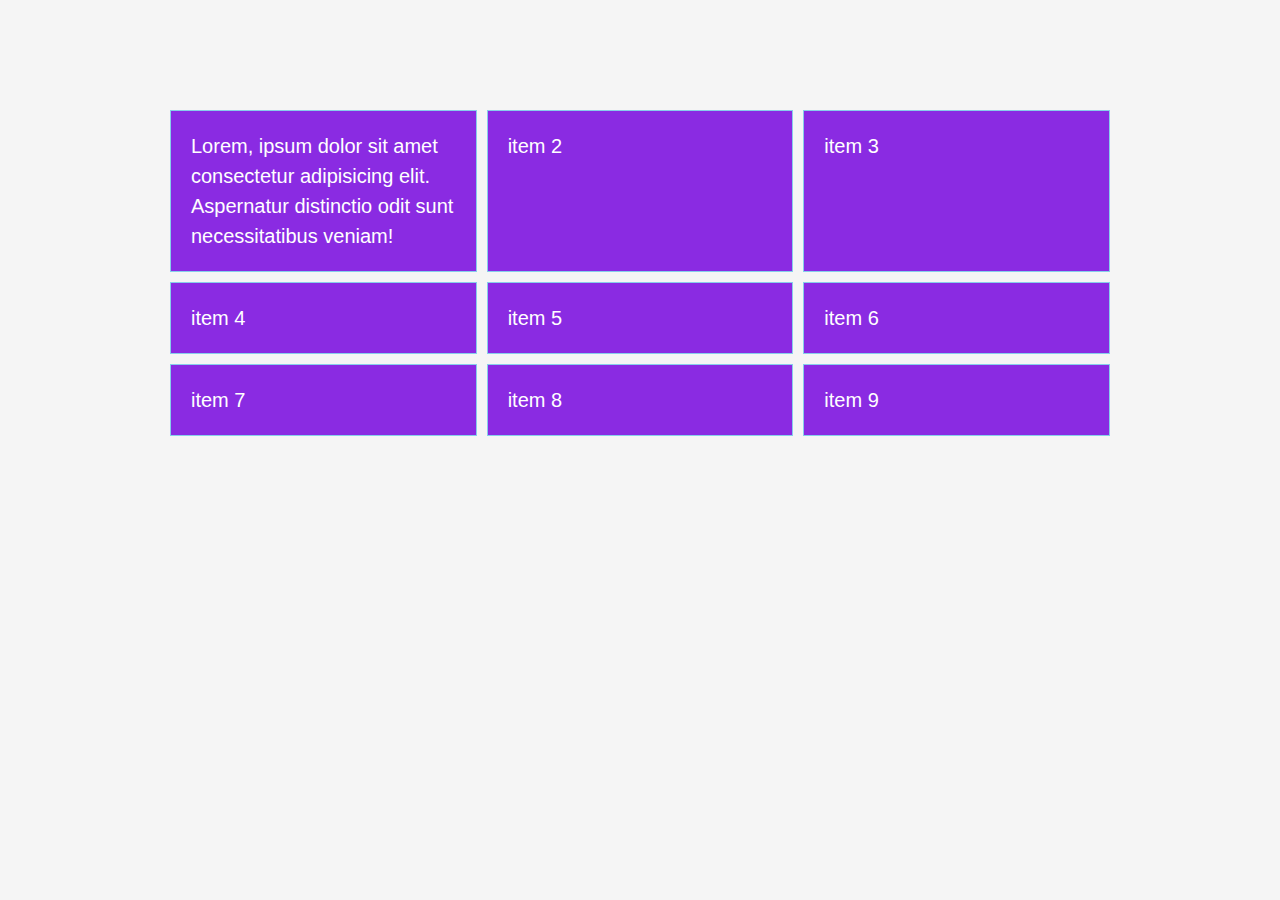
<file: Grid Basics/index.html>
<!DOCTYPE html>
<html lang="en">
	<head>
		<meta charset="UTF-8" />
		<meta name="viewport" content="width=device-width, initial-scale=1.0" />
		<title>CSS Grid</title>
		<link rel="stylesheet" href="style.css" />
	</head>
	<body>
		<div class="container">
			<div class="item">
				Lorem, ipsum dolor sit amet consectetur adipisicing elit. Aspernatur
				distinctio odit sunt necessitatibus veniam!
			</div>
			<div class="item">item 2</div>
			<div class="item">item 3</div>
			<div class="item">item 4</div>
			<div class="item">item 5</div>
			<div class="item">item 6</div>
			<div class="item">item 7</div>
			<div class="item">item 8</div>
			<div class="item">item 9</div>
		</div>
	</body>
</html>
</file>
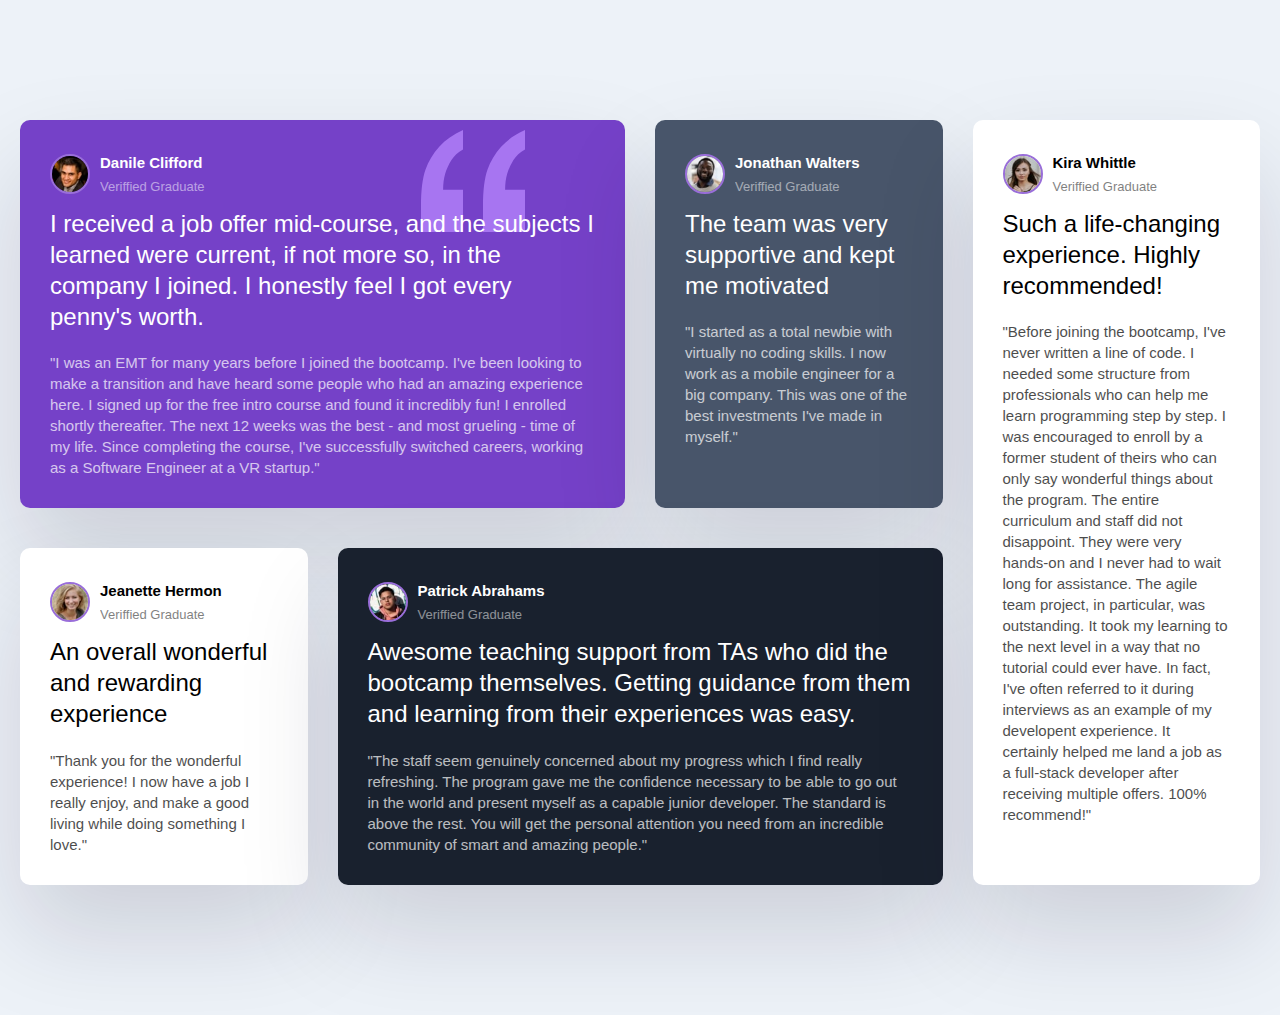
<file: Grid Project/index.html>
<!DOCTYPE html>
<html lang="en">
	<head>
		<meta charset="UTF-8" />
		<meta name="viewport" content="width=device-width, initial-scale=1.0" />
		<title>Grid - Testimonal</title>
		<link rel="stylesheet" href="style.css" />
	</head>
	<body>
		<div class="testimonials">
			<div class="card card--bg-purple">
				<header class="card__header">
					<img src="img/image-daniel.jpg" class="card__image" alt="Daniel" />
					<div class="card-header__content">
						<h3 class="card__title">Danile Clifford</h3>
						<p class="card__snippet">Veriffied Graduate</p>
					</div>
				</header>
				<p class="card__lead">
					I received a job offer mid-course, and the subjects I learned were
					current, if not more so, in the company I joined. I honestly feel I
					got every penny's worth.
				</p>
				<p class="card__quote">
					"I was an EMT for many years before I joined the bootcamp. I've been
					looking to make a transition and have heard some people who had an
					amazing experience here. I signed up for the free intro course and
					found it incredibly fun! I enrolled shortly thereafter. The next 12
					weeks was the best - and most grueling - time of my life. Since
					completing the course, I've successfully switched careers, working as
					a Software Engineer at a VR startup."
				</p>
			</div>

			<!-- second Card -->
			<div class="card card--bg-gray-blue">
				<header class="card__header">
					<img src="img/image-jonathan.jpg" class="card__image" alt="John" />
					<div class="card-header__content">
						<h3 class="card__title">Jonathan Walters</h3>
						<p class="card__snippet">Veriffied Graduate</p>
					</div>
				</header>
				<p class="card__lead">
					The team was very supportive and kept me motivated
				</p>
				<p class="card__quote">
					"I started as a total newbie with virtually no coding skills. I now
					work as a mobile engineer for a big company. This was one of the best
					investments I've made in myself."
				</p>
			</div>

			<!-- third Card -->
			<div class="card">
				<header class="card__header">
					<img
						src="img/image-jeanette.jpg"
						class="card__image"
						alt="Jeanette"
					/>
					<div class="card-header__content">
						<h3 class="card__title">Jeanette Hermon</h3>
						<p class="card__snippet">Veriffied Graduate</p>
					</div>
				</header>
				<p class="card__lead">An overall wonderful and rewarding experience</p>
				<p class="card__quote">
					"Thank you for the wonderful experience! I now have a job I really
					enjoy, and make a good living while doing something I love."
				</p>
			</div>

			<!-- Fourth Card -->
			<div class="card card--bg-black-blue">
				<header class="card__header">
					<img src="img/image-patrick.jpg" class="card__image" alt="Patrick" />
					<div class="card-header__content">
						<h3 class="card__title">Patrick Abrahams</h3>
						<p class="card__snippet">Veriffied Graduate</p>
					</div>
				</header>
				<p class="card__lead">
					Awesome teaching support from TAs who did the bootcamp themselves.
					Getting guidance from them and learning from their experiences was
					easy.
				</p>
				<p class="card__quote">
					"The staff seem genuinely concerned about my progress which I find
					really refreshing. The program gave me the confidence necessary to be
					able to go out in the world and present myself as a capable junior
					developer. The standard is above the rest. You will get the personal
					attention you need from an incredible community of smart and amazing
					people."
				</p>
			</div>

			<!-- Fifth Card -->
			<div class="card">
				<header class="card__header">
					<img src="img/image-kira.jpg" class="card__image" alt="Kira" />
					<div class="card-header__content">
						<h3 class="card__title">Kira Whittle</h3>
						<p class="card__snippet">Veriffied Graduate</p>
					</div>
				</header>
				<p class="card__lead">
					Such a life-changing experience. Highly recommended!
				</p>
				<p class="card__quote">
					"Before joining the bootcamp, I've never written a line of code. I
					needed some structure from professionals who can help me learn
					programming step by step. I was encouraged to enroll by a former
					student of theirs who can only say wonderful things about the program.
					The entire curriculum and staff did not disappoint. They were very
					hands-on and I never had to wait long for assistance. The agile team
					project, in particular, was outstanding. It took my learning to the
					next level in a way that no tutorial could ever have. In fact, I've
					often referred to it during interviews as an example of my developent
					experience. It certainly helped me land a job as a full-stack
					developer after receiving multiple offers. 100% recommend!"
				</p>
			</div>
		</div>
	</body>
</html>
</file>
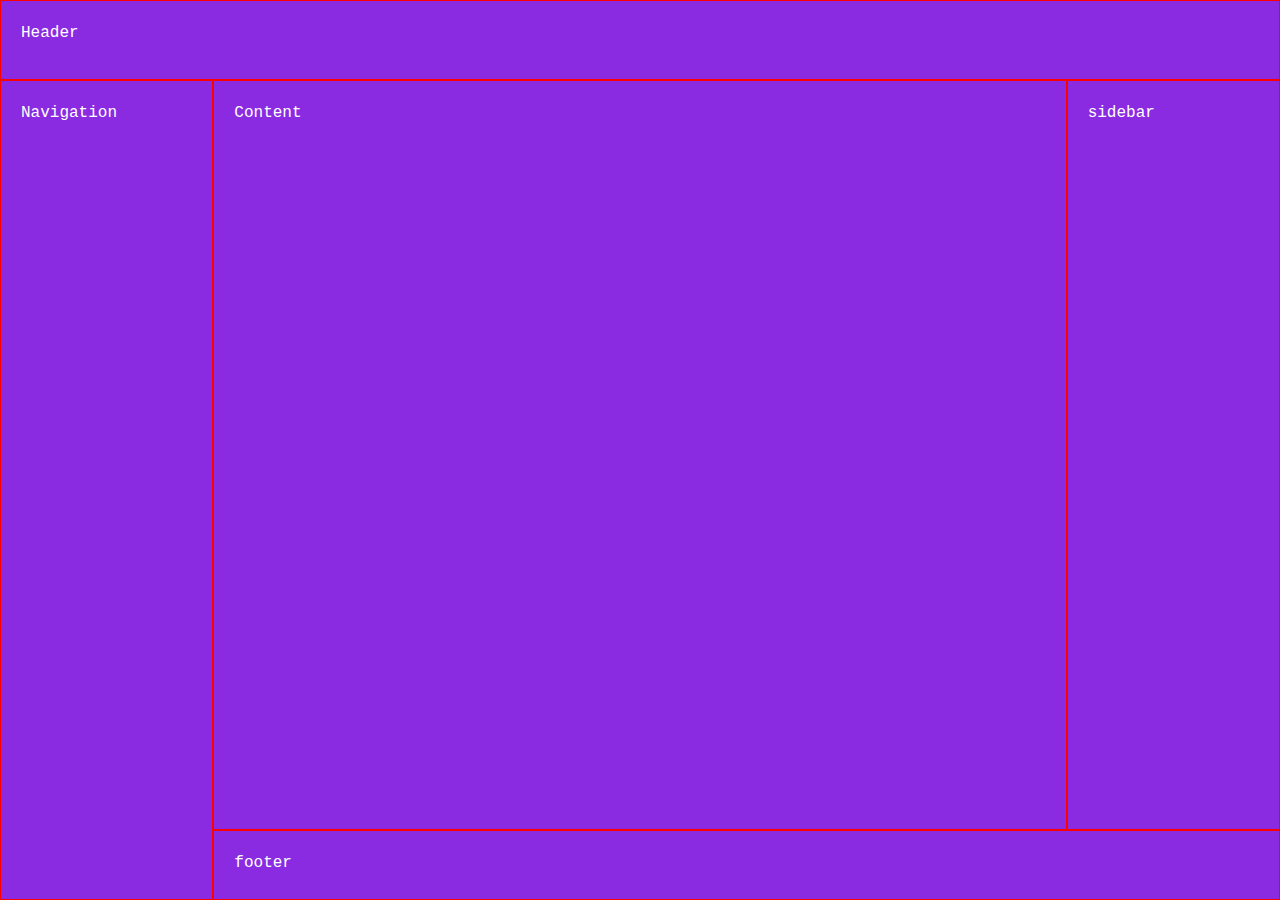
<file: Grid Basics/grid.html>
<!DOCTYPE html>
<html lang="en">
	<head>
		<meta charset="UTF-8" />
		<meta name="viewport" content="width=device-width, initial-scale=1.0" />
		<title>CSS Grid Template Areas</title>
		<link rel="stylesheet" href="grid.css" />
	</head>
	<body>
		<div class="grid-wrapper">
			<header>Header</header>
			<main>Content</main>
			<nav>Navigation</nav>
			<aside>sidebar</aside>
			<footer>footer</footer>
		</div>
	</body>
</html>
</file>
<file: Grid Basics/style.css>
* {
	padding: 0;
	margin: 0;
	box-sizing: border-box;
}

body {
	font-family: Verdana, Geneva, Tahoma, sans-serif;
	line-height: 1.5;
	font-size: 16px;
	color: #333;
	background-color: #f5f5f5;
}

.container {
	max-width: 960px;
	margin: 100px auto;
	padding: 10px;
	/* make it grid */
	display: grid;
	grid-template-columns: repeat(3, 1fr);
	/* column-gap: 20px;
  row-gap: 10px; */
	gap: 10px;

	/* row props */
	/* grid-auto-rows: minmax(100px, auto);
  grid-template-rows:200px 100px 200px ; */

	/* ALIGNMENT */
	/* align-items: center;
	justify-content: center; */
}

.item {
	background-color: blueviolet;
	color: #fff;
	font-size: 20px;
	padding: 20px;
	border: 1px solid skyblue;
}

/* .item:nth-of-type(2) {
	height: 100px;
	width: 100px;
	align-self: center;
	justify-self: center;
} */

/* spanning items */
/* .item:nth-of-type(1) {
	background-color: #000;
	grid-column: 1/3;
} */

/* .item:nth-of-type(3) {
	background-color: #f00;
	grid-row: 2/4;
}
.item:nth-of-type(4) {
	background-color: #00ffff;
	grid-row: 2/5;
} */

/* responsivenes */
@media (max-width: 500px) {
	.container {
		grid-template-columns: 1fr;
	}
}
</file>
<file: Grid Project/style.css>
* {
	box-sizing: border-box;
	margin: 0;
	padding: 0;
}

body {
	background-color: #edf2f8;
	font-family: Arial, Helvetica, sans-serif;
	line-height: 1.7;
	font-size: 13px;
}

.testimonials {
	max-width: 1440px;
	margin: 100px auto;
	padding: 20px;

	/* TODO: grid container */
	display: grid;
	grid-template-columns: repeat(4, 1fr);
	gap: 30px;
}

.card {
	background-color: #fff;
	border-radius: 10px;
	padding: 30px;
	box-shadow: 0 48px 100px 0 rgba(17, 12, 46, 0.15);
	margin-bottom: 10px;
}

.card__header {
	display: flex;
	align-items: center;
	margin-bottom: 10px;
}

.card__title {
	font-size: 15px;
}

.card__snippet {
	opacity: 50%;
}

.card__image {
	width: 40px;
	height: 40px;
	object-fit: cover;
	border-radius: 50%;
	border: 2px solid #996ed9;
	margin-right: 10px;
}

.card__lead {
	font-size: 1.5rem;
	font-weight: 500;
	line-height: 1.3;
	margin-bottom: 20px;
}

.card__quote {
	font-size: 15px;
	font-weight: 500;
	line-height: 1.4;
	opacity: 70%;
}

.card--bg-purple {
	background-color: hsl(263, 55%, 52%);
	color: #fff;
	background-image: url(img/bg-pattern-quotation.svg);
	background-repeat: no-repeat;
	background-position: top 10px right 100px;
}

.card--bg-gray-blue {
	background-color: hsl(217, 19%, 35%);
	color: #fff;
}

.card--bg-black-blue {
	background-color: hsl(219, 29%, 14%);
	color: #fff;
}

/* TODO: Spanning Grid items */

.card:nth-of-type(1) {
	grid-column: 1/3;
}

.card:nth-of-type(4) {
	grid-column: 2/4;
	grid-row: 2/3;
}

.card:nth-of-type(5) {
	grid-column: 4/5;
	grid-row: 1/3;
}

/* TODO: make them responsive */
@media (max-width: 768px) {
	.testimonials {
		grid-template-columns: 1fr;
		width: 100%;
	}

	.card:nth-of-type(1) {
		grid-column: 1/2;
	}

	.card:nth-of-type(4) {
		grid-column: 1;
		grid-row: 4/5;
	}

	.card:nth-of-type(5) {
		grid-column: 1/2;
		grid-row: 5/6;
	}
}
</file>
<file: Grid Basics/grid.css>
* {
	box-sizing: border-box;
	padding: 0;
	margin: 0;
}

body {
	font-family: 'Courier New', Courier, monospace;
	line-height: 1.5;
	font-size: 16px;
}

header,
footer,
main,
nav,
aside {
	background-color: blueviolet;
	color: #fff;
	padding: 20px;
	border: 1px solid red;
}

.grid-wrapper {
	min-height: 100vh;
	display: grid;
	grid-template-areas:
		'header header header'
		'nav content sidebar'
		'nav footer footer';

	grid-template-columns: 1fr 4fr 1fr;
	grid-template-rows: 80px 1fr 70px;
}

header {
	grid-area: header;
}

nav {
	grid-area: nav;
}

main {
	grid-area: content;
}

aside {
	grid-area: sidebar;
}

footer {
	grid-area: footer;
}
</file>
